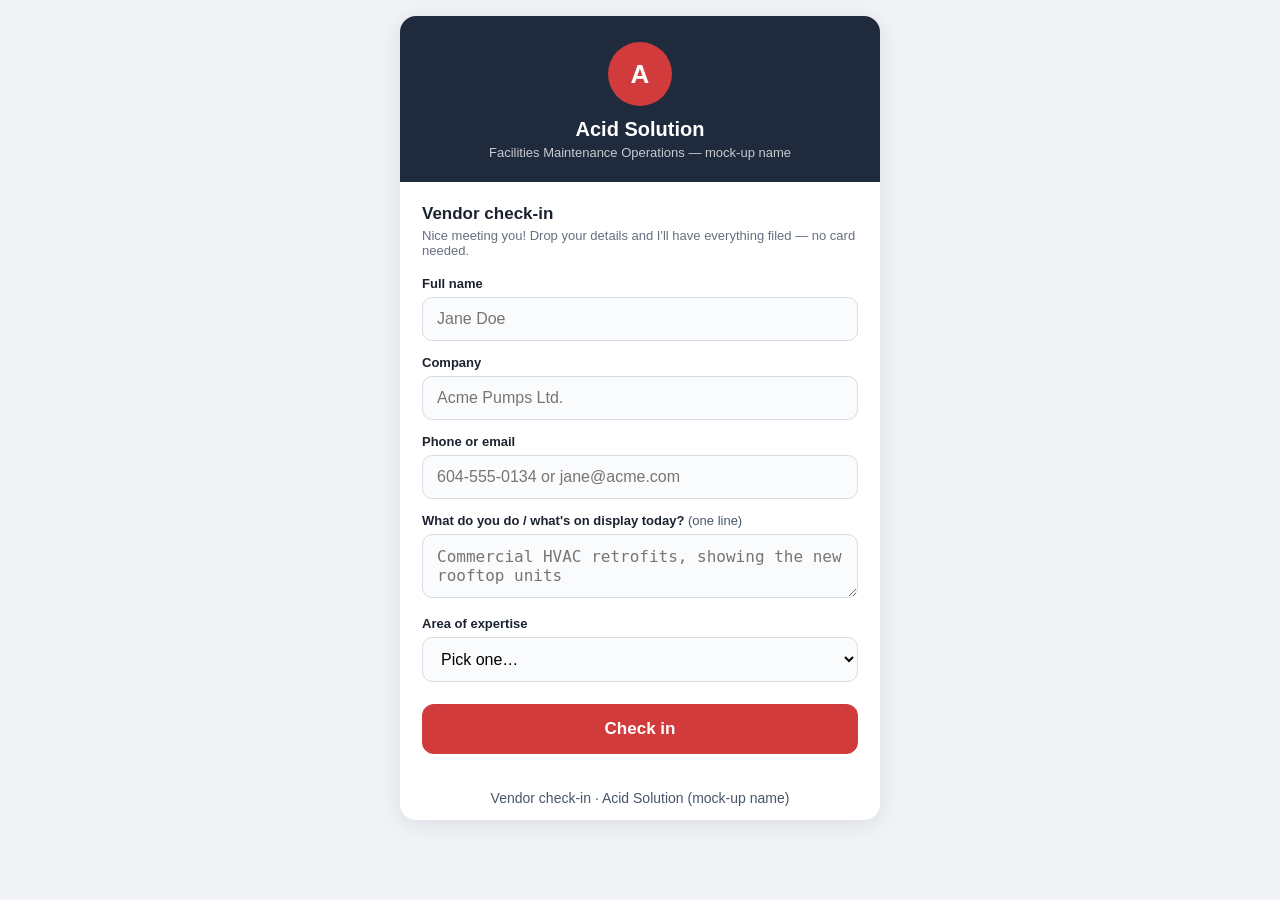
<file: index.html>
<!DOCTYPE html>
<html lang="en">
<head>
<meta charset="UTF-8">
<meta name="viewport" content="width=device-width, initial-scale=1.0, maximum-scale=1.0">
<title>Vendor Check-In — Acid Solution</title>
<style>
  * { box-sizing: border-box; margin: 0; padding: 0; }
  body { font-family: -apple-system, BlinkMacSystemFont, "Segoe UI", Roboto, sans-serif;
         background: #f1f3f6; color: #1c2330; padding: 16px; }
  .card { max-width: 480px; margin: 0 auto; background: #fff; border-radius: 16px;
          overflow: hidden; box-shadow: 0 4px 24px rgba(20,30,50,.10); }
  .header { background: #1f2a3d; color: #fff; padding: 26px 22px 22px; text-align: center; }
  .avatar { width: 64px; height: 64px; border-radius: 50%; background: #d23b3b;
            color: #fff; font-size: 26px; font-weight: 700; display: flex;
            align-items: center; justify-content: center; margin: 0 auto 12px; }
  .header h1 { font-size: 20px; margin-bottom: 4px; }
  .header p { font-size: 13px; opacity: .75; }
  .body { padding: 22px; }
  .body h2 { font-size: 17px; margin-bottom: 4px; }
  .sub { font-size: 13px; color: #66707f; margin-bottom: 18px; }
  label { display: block; font-size: 13px; font-weight: 600; margin: 14px 0 6px; }
  label span { font-weight: 400; color: #475569; }
  input, select, textarea { width: 100%; padding: 12px 14px; font-size: 16px;
    border: 1.5px solid #d7dce4; border-radius: 10px; background: #fafbfd; }
  input:focus, select:focus, textarea:focus { outline: none; border-color: #2f6fed; background: #fff; }
  textarea { resize: vertical; min-height: 64px; }
  .btn { width: 100%; margin-top: 22px; padding: 15px; font-size: 17px; font-weight: 700;
         color: #fff; background: #d23b3b; border: none; border-radius: 12px; cursor: pointer; }
  .btn:active { transform: scale(.98); }
  .btn:disabled { opacity: .55; }
  .err { display: none; margin-top: 12px; font-size: 13px; color: #b3261e;
         background: #fdecea; border-radius: 8px; padding: 10px 12px; }
  .pending-banner { display: none; margin-bottom: 14px; font-size: 13px; color: #8a5a00;
         background: #fff7e6; border: 1px solid #f0d48a; border-radius: 10px; padding: 10px 12px; }
  .queue-note { display: none; margin: 0 0 18px; font-size: 13px; color: #8a5a00;
         background: #fff7e6; border: 1px solid #f0d48a; border-radius: 10px; padding: 10px 12px; }
  #success { display: none; text-align: center; padding: 30px 22px 26px; }
  #success .check { width: 72px; height: 72px; border-radius: 50%; background: #e6f6ec;
    color: #1c7c3e; font-size: 36px; display: flex; align-items: center;
    justify-content: center; margin: 0 auto 16px; }
  #success h2 { font-size: 19px; margin-bottom: 6px; }
  #success p { font-size: 14px; color: #66707f; margin-bottom: 20px; }
  .mycard { background: #f7f9fc; border: 1px solid #e2e7ef; border-radius: 14px;
            padding: 18px; text-align: left; }
  .mycard .who { font-size: 17px; font-weight: 700; }
  .mycard .role { font-size: 13px; color: #66707f; margin: 2px 0 14px; }
  .actions { display: flex; gap: 10px; }
  .actions a { flex: 1; text-align: center; text-decoration: none; font-size: 14px; font-weight: 600;
    padding: 12px 0; border-radius: 10px; }
  .call { background: #2f6fed; color: #fff; }
  .mail { background: #e8edf5; color: #1f2a3d; }
  .save { display: block; margin-top: 10px; text-align: center; font-size: 14px; font-weight: 600;
    padding: 12px 0; border-radius: 10px; background: #1f2a3d; color: #fff; text-decoration: none; }
  .foot { text-align: center; font-size: 14px; color: #475569; padding: 14px; }
</style>
</head>
<body>
<div class="card">
  <div class="header">
    <div class="avatar">A</div>
    <h1>Acid Solution</h1>
    <p>Facilities Maintenance Operations — mock-up name</p>
  </div>

  <div class="body" id="formWrap">
    <div class="pending-banner" id="pendingBanner"></div>
    <h2>Vendor check-in</h2>
    <p class="sub">Nice meeting you! Drop your details and I'll have everything filed — no card needed.</p>
    <form id="vendorForm" autocomplete="on">
      <label for="fName">Full name</label>
      <input id="fName" name="name" type="text" required placeholder="Jane Doe">

      <label for="fCompany">Company</label>
      <input id="fCompany" name="company" type="text" required placeholder="Acme Pumps Ltd.">

      <label for="fContact">Phone or email</label>
      <input id="fContact" name="contact" type="text" required placeholder="604-555-0134 or jane@acme.com">

      <label for="fWhat">What do you do / what's on display today? <span>(one line)</span></label>
      <textarea id="fWhat" name="what" required placeholder="Commercial HVAC retrofits, showing the new rooftop units"></textarea>

      <label for="fExp">Area of expertise</label>
      <select id="fExp" name="expertise" required>
        <option value="" disabled selected>Pick one…</option>
        <option>HVAC</option>
        <option>Electrical</option>
        <option>Plumbing</option>
        <option>Fire &amp; Life Safety</option>
        <option>Building Automation &amp; Controls</option>
        <option>Elevators &amp; Lifts</option>
        <option>Power &amp; Generators</option>
        <option>Water Treatment</option>
        <option>Equipment &amp; Tools</option>
        <option>Software &amp; IoT</option>
        <option>Roofing &amp; Building Envelope</option>
        <option>Janitorial &amp; Grounds</option>
        <option>Security Systems</option>
        <option>Other</option>
      </select>

      <button class="btn" type="submit" id="submitBtn">Check in</button>
      <div class="err" id="errBox">Couldn't send — please check your connection and try again.</div>
    </form>
  </div>

  <div id="success">
    <div class="check">✓</div>
    <h2 id="successTitle">You're checked in!</h2>
    <p id="successSub">Thanks — I've got your details filed. Here's my card in return:</p>
    <div class="queue-note" id="queueNote">📶 No connection right now — your check-in is saved on this phone and will send automatically when you're back on the booth network.</div>
    <div class="mycard">
      <div class="who">Acid Solution</div>
      <div class="role">Facilities Maintenance Operations — mock-up name</div>
      <div class="actions">
        <a class="call" href="tel:+10000000000">Call</a>
        <a class="mail" href="mailto:you@example.com">Email</a>
      </div>
      <a class="save" id="vcardBtn" href="#">Save my contact</a>
    </div>
  </div>

  <div class="foot">Vendor check-in · Acid Solution (mock-up name)</div>
</div>

<script>
const API = "/api/checkin";
const QUEUE_KEY = "ralpVendorQueue";

const RALP_VCARD = [
  "BEGIN:VCARD", "VERSION:3.0",
  "FN:Acid Solution", "ORG:Acid Solution",
  "TITLE:Facilities Maintenance Operations",
  "TEL;TYPE=CELL:+10000000000", "EMAIL:you@example.com",
  "END:VCARD"
].join("\n");

document.getElementById("vcardBtn").href =
  "data:text/vcard;charset=utf-8," + encodeURIComponent(RALP_VCARD);
document.getElementById("vcardBtn").download = "acid-solution-contact.vcf";

const getQueue = () => {
  try { return JSON.parse(localStorage.getItem(QUEUE_KEY)) || []; }
  catch { return []; }
};
const setQueue = (q) => {
  try { localStorage.setItem(QUEUE_KEY, JSON.stringify(q)); } catch {}
};
const sendEntry = async (entry) => {
  const res = await fetch(API, {
    method: "POST",
    headers: { "Content-Type": "application/json" },
    body: JSON.stringify(entry)
  });
  if (res.status === 409) {
    const err = new Error("already checked in");
    err.isDuplicate = true;
    throw err;
  }
  if (!res.ok) throw new Error("server " + res.status);
};
const updatePendingBanner = () => {
  const q = getQueue();
  const b = document.getElementById("pendingBanner");
  if (q.length) {
    b.style.display = "block";
    b.textContent = q.length + (q.length === 1 ? " check-in" : " check-ins") +
      " saved on this phone — will send automatically when you're back on the booth network.";
  } else {
    b.style.display = "none";
  }
};
const showSuccess = (queued) => {
  document.getElementById("formWrap").style.display = "none";
  document.getElementById("success").style.display = "block";
  document.getElementById("queueNote").style.display = queued ? "block" : "none";
  if (queued) {
    document.getElementById("successTitle").textContent = "Saved!";
    document.getElementById("successSub").textContent =
      "Thanks — I've got your details right here on this phone.";
  }
  window.scrollTo(0, 0);
};
const flushQueue = async () => {
  const q = getQueue();
  if (!q.length) return;
  const remaining = [];
  for (const entry of q) {
    try { await sendEntry(entry); }
    catch (ex) {
      // Already on the list — drop it so it can't block the ones behind it.
      if (ex.isDuplicate) continue;
      remaining.push(entry);
      break;
    }
  }
  setQueue(remaining);
  updatePendingBanner();
};

document.getElementById("vendorForm").addEventListener("submit", async (e) => {
  e.preventDefault();
  const btn = document.getElementById("submitBtn");
  const err = document.getElementById("errBox");
  err.style.display = "none";
  btn.disabled = true;
  btn.textContent = "Checking in…";
  const data = Object.fromEntries(new FormData(e.target).entries());
  try {
    await sendEntry(data);
    showSuccess(false);
  } catch (ex) {
    if (ex.isDuplicate) {
      // already on the list — show the card, do NOT queue offline
      document.getElementById("successTitle").textContent = "Already checked in!";
      document.getElementById("successSub").textContent =
        "You're already on the list — here's my card again.";
      showSuccess(false);
      return;
    }
    const q = getQueue();
    q.push(data);
    setQueue(q);
    showSuccess(true);
  }
  window.addEventListener("online", flushQueue);
});

updatePendingBanner();
window.addEventListener("online", flushQueue);
window.addEventListener("load", flushQueue);
</script>
</body>
</html>
</file>
